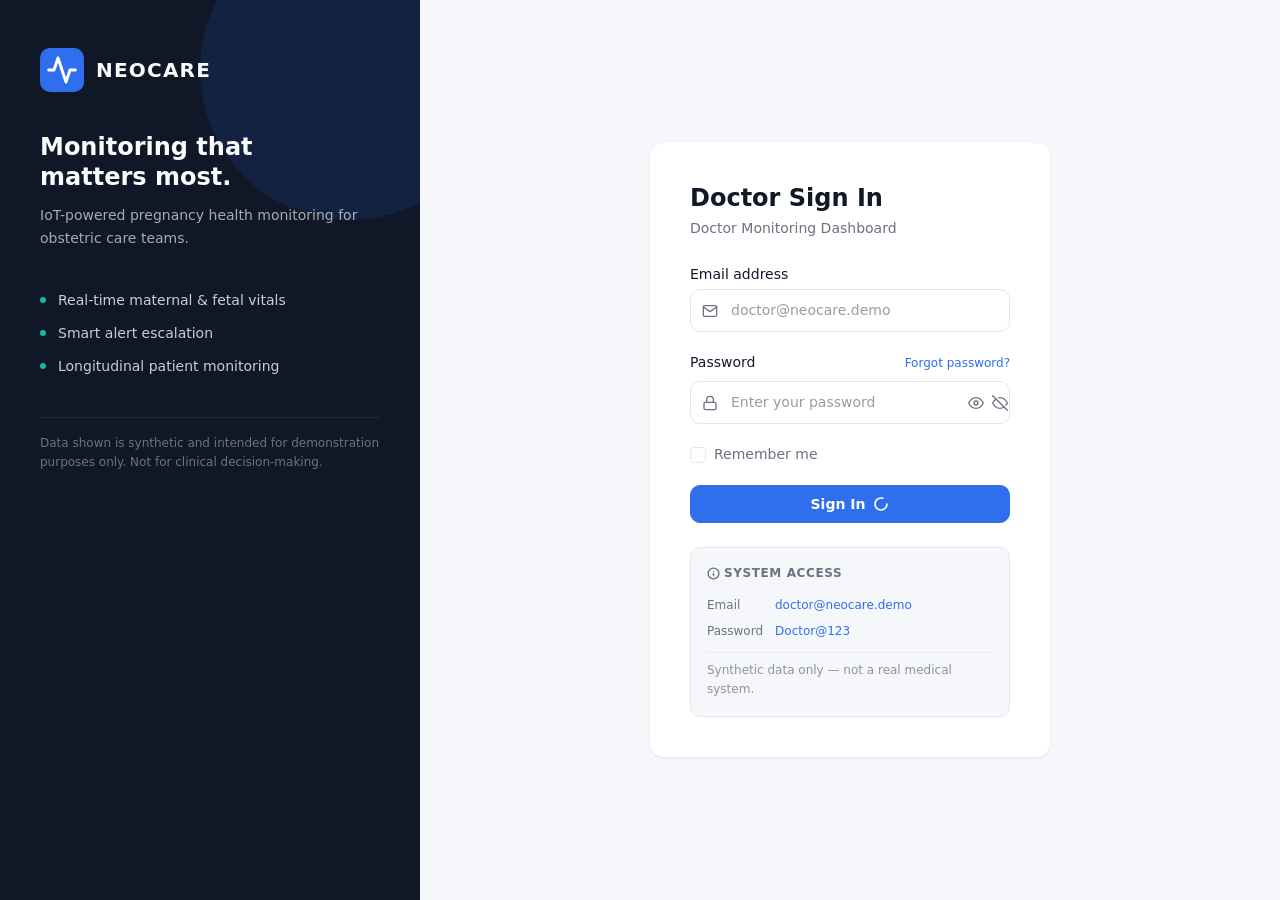
<file: index.html>
<!DOCTYPE html>
<html lang="en">
  <head>
    <meta charset="UTF-8" />
    <meta name="viewport" content="width=device-width, initial-scale=1.0" />
    <meta name="description" content="NEOCARE Doctor Dashboard — IoT-based pregnancy monitoring." />
    <title>NEOCARE | Sign In</title>

    <!-- Global design system (design tokens, reset, typography) -->
    <link rel="stylesheet" href="css/global.css" />
    <!-- Login-specific styles are appended at the bottom of global.css -->
  </head>
  <body class="login-page">

    <!-- ══════════════════════════════════════════
         FORGOT PASSWORD MODAL
         Accessible dialog — hidden by default.
    ══════════════════════════════════════════ -->
    <div
      id="forgot-modal-overlay"
      class="modal-overlay"
      role="dialog"
      aria-modal="true"
      aria-labelledby="forgot-modal-title"
      aria-hidden="true"
      hidden
    >
      <div class="modal-card" id="forgot-modal-card">
        <div class="modal-header">
          <span class="modal-icon" aria-hidden="true">
            <!-- Lock icon (inline SVG — no external asset needed) -->
            <svg width="20" height="20" viewBox="0 0 24 24" fill="none"
                 stroke="currentColor" stroke-width="2" stroke-linecap="round"
                 stroke-linejoin="round" aria-hidden="true">
              <rect x="3" y="11" width="18" height="11" rx="2" ry="2"/>
              <path d="M7 11V7a5 5 0 0 1 10 0v4"/>
            </svg>
          </span>
          <h2 id="forgot-modal-title" class="modal-title">Password Recovery</h2>
        </div>
        <div class="modal-body">
          <p class="modal-notice">
            <strong>System Notice</strong>
          </p>
          <p>Password recovery is not connected to a real authentication service. No email will be sent.</p>
          <p>To access the dashboard, use the credentials provided.</p>
        </div>
        <div class="modal-footer">
          <button
            id="forgot-modal-close"
            class="btn btn-primary"
            type="button"
            aria-label="Close password recovery dialog"
          >
            Close
          </button>
        </div>
      </div>
    </div>

    <!-- ══════════════════════════════════════════
         LOGIN PAGE LAYOUT
    ══════════════════════════════════════════ -->
    <main class="login-root" id="login-root">

      <!-- Left branding panel (hidden on mobile) -->
      <aside class="login-brand" aria-hidden="true">
        <div class="login-brand-inner">
          <div class="login-brand-logo">
            <span class="brand-icon" aria-hidden="true">
              <!-- Heartbeat / medical cross icon -->
              <svg width="32" height="32" viewBox="0 0 24 24" fill="none"
                   stroke="currentColor" stroke-width="2.2" stroke-linecap="round"
                   stroke-linejoin="round">
                <polyline points="22 12 18 12 15 21 9 3 6 12 2 12"/>
              </svg>
            </span>
            <span class="brand-wordmark">NEOCARE</span>
          </div>

          <div class="login-brand-tagline">
            <h1 class="brand-headline">Monitoring that <br/>matters most.</h1>
            <p class="brand-sub">IoT-powered pregnancy health monitoring for obstetric care teams.</p>
          </div>

          <ul class="brand-features" aria-label="Platform features">
            <li>
              <span class="feature-dot" aria-hidden="true"></span>
              Real-time maternal &amp; fetal vitals
            </li>
            <li>
              <span class="feature-dot" aria-hidden="true"></span>
              Smart alert escalation
            </li>
            <li>
              <span class="feature-dot" aria-hidden="true"></span>
              Longitudinal patient monitoring
            </li>
          </ul>

          <p class="brand-disclaimer">
            Data shown is synthetic and intended for demonstration purposes only. Not for clinical decision-making.
          </p>
        </div>
      </aside>

      <!-- Right login panel -->
      <section class="login-panel" aria-label="Sign in to NEOCARE">
        <div class="login-form-container">

          <!-- Mobile branding (shown only on small screens) -->
          <div class="login-mobile-brand" aria-hidden="true">
            <span class="brand-icon brand-icon--sm">
              <svg width="20" height="20" viewBox="0 0 24 24" fill="none"
                   stroke="currentColor" stroke-width="2.2" stroke-linecap="round"
                   stroke-linejoin="round">
                <polyline points="22 12 18 12 15 21 9 3 6 12 2 12"/>
              </svg>
            </span>
            <span class="brand-wordmark brand-wordmark--sm">NEOCARE</span>
          </div>

          <!-- Form header -->
          <div class="login-header">
            <h2 class="login-title">Doctor Sign In</h2>
            <p class="login-subtitle">Doctor Monitoring Dashboard</p>
          </div>

          <!-- ── LOGIN FORM ── -->
          <form
            id="login-form"
            class="login-form"
            novalidate
            aria-label="Login form"
          >

            <!-- Global error banner (shown on auth failure) -->
            <div
              id="form-error-banner"
              class="form-error-banner"
              role="alert"
              aria-live="assertive"
              aria-atomic="true"
              hidden
            >
              <svg width="16" height="16" viewBox="0 0 24 24" fill="none"
                   stroke="currentColor" stroke-width="2" stroke-linecap="round"
                   stroke-linejoin="round" aria-hidden="true">
                <circle cx="12" cy="12" r="10"/>
                <line x1="12" y1="8" x2="12" y2="12"/>
                <line x1="12" y1="16" x2="12.01" y2="16"/>
              </svg>
              <span id="form-error-text">Invalid email or password.</span>
            </div>

            <!-- ── Email field ── -->
            <div class="form-group" id="email-group">
              <label class="form-label" for="login-email">
                Email address
              </label>
              <div class="input-wrapper">
                <span class="input-icon" aria-hidden="true">
                  <svg width="16" height="16" viewBox="0 0 24 24" fill="none"
                       stroke="currentColor" stroke-width="2" stroke-linecap="round"
                       stroke-linejoin="round">
                    <path d="M4 4h16c1.1 0 2 .9 2 2v12c0 1.1-.9 2-2 2H4c-1.1 0-2-.9-2-2V6c0-1.1.9-2 2-2z"/>
                    <polyline points="22,6 12,13 2,6"/>
                  </svg>
                </span>
                <input
                  type="email"
                  id="login-email"
                  name="email"
                  class="form-input"
                  placeholder="doctor@neocare.demo"
                  autocomplete="email"
                  autocapitalize="none"
                  spellcheck="false"
                  aria-required="true"
                  aria-describedby="email-error"
                />
              </div>
              <span
                id="email-error"
                class="field-error"
                role="alert"
                aria-live="polite"
                hidden
              ></span>
            </div>

            <!-- ── Password field ── -->
            <div class="form-group" id="password-group">
              <div class="form-label-row">
                <label class="form-label" for="login-password">Password</label>
                <button
                  type="button"
                  id="forgot-password-btn"
                  class="forgot-link"
                  aria-label="Open forgot password dialog"
                >
                  Forgot password?
                </button>
              </div>
              <div class="input-wrapper">
                <span class="input-icon" aria-hidden="true">
                  <svg width="16" height="16" viewBox="0 0 24 24" fill="none"
                       stroke="currentColor" stroke-width="2" stroke-linecap="round"
                       stroke-linejoin="round">
                    <rect x="3" y="11" width="18" height="11" rx="2" ry="2"/>
                    <path d="M7 11V7a5 5 0 0 1 10 0v4"/>
                  </svg>
                </span>
                <input
                  type="password"
                  id="login-password"
                  name="password"
                  class="form-input form-input--with-action"
                  placeholder="Enter your password"
                  autocomplete="current-password"
                  aria-required="true"
                  aria-describedby="password-error"
                />
                <button
                  type="button"
                  id="toggle-password"
                  class="input-action-btn"
                  aria-label="Show password"
                  aria-pressed="false"
                  title="Toggle password visibility"
                >
                  <!-- Eye icon (password hidden) -->
                  <svg id="eye-icon-show" width="16" height="16" viewBox="0 0 24 24"
                       fill="none" stroke="currentColor" stroke-width="2"
                       stroke-linecap="round" stroke-linejoin="round" aria-hidden="true">
                    <path d="M1 12s4-8 11-8 11 8 11 8-4 8-11 8-11-8-11-8z"/>
                    <circle cx="12" cy="12" r="3"/>
                  </svg>
                  <!-- Eye-off icon (password visible) -->
                  <svg id="eye-icon-hide" width="16" height="16" viewBox="0 0 24 24"
                       fill="none" stroke="currentColor" stroke-width="2"
                       stroke-linecap="round" stroke-linejoin="round"
                       aria-hidden="true" hidden>
                    <path d="M17.94 17.94A10.07 10.07 0 0 1 12 20c-7 0-11-8-11-8a18.45 18.45 0 0 1 5.06-5.94"/>
                    <path d="M9.9 4.24A9.12 9.12 0 0 1 12 4c7 0 11 8 11 8a18.5 18.5 0 0 1-2.16 3.19"/>
                    <line x1="1" y1="1" x2="23" y2="23"/>
                  </svg>
                </button>
              </div>
              <span
                id="password-error"
                class="field-error"
                role="alert"
                aria-live="polite"
                hidden
              ></span>
            </div>

            <!-- ── Remember Me ── -->
            <div class="form-group form-group--row">
              <label class="checkbox-label" for="remember-me">
                <input
                  type="checkbox"
                  id="remember-me"
                  name="rememberMe"
                  class="checkbox-input"
                />
                <span class="checkbox-custom" aria-hidden="true"></span>
                Remember me
              </label>
            </div>

            <!-- ── Submit button ── -->
            <button
              type="submit"
              id="login-submit"
              class="btn btn-primary btn-block"
              aria-live="polite"
            >
              <span id="btn-label">Sign In</span>
              <span id="btn-spinner" class="btn-spinner" aria-hidden="true" hidden>
                <svg width="16" height="16" viewBox="0 0 24 24" fill="none"
                     stroke="currentColor" stroke-width="2.5" stroke-linecap="round"
                     stroke-linejoin="round" class="spin">
                  <path d="M21 12a9 9 0 1 1-6.219-8.56"/>
                </svg>
              </span>
            </button>

          </form>
          <!-- ── END LOGIN FORM ── -->

          <!-- ── Demo credentials card ── -->
          <div class="demo-credentials" role="note" aria-label="Demo account credentials">
            <p class="demo-credentials__title">
              <svg width="13" height="13" viewBox="0 0 24 24" fill="none"
                   stroke="currentColor" stroke-width="2.5" stroke-linecap="round"
                   stroke-linejoin="round" aria-hidden="true">
                <circle cx="12" cy="12" r="10"/>
                <line x1="12" y1="16" x2="12" y2="12"/>
                <line x1="12" y1="8" x2="12.01" y2="8"/>
              </svg>
              System Access
            </p>
            <div class="demo-credentials__row">
              <span class="demo-credentials__key">Email</span>
              <button
                type="button"
                class="demo-credentials__value demo-fill-btn"
                data-target="login-email"
                data-value="doctor@neocare.demo"
                aria-label="Fill email with demo address"
                title="Click to fill"
              >doctor@neocare.demo</button>
            </div>
            <div class="demo-credentials__row">
              <span class="demo-credentials__key">Password</span>
              <button
                type="button"
                class="demo-credentials__value demo-fill-btn"
                data-target="login-password"
                data-value="Doctor@123"
                aria-label="Fill password with demo password"
                title="Click to fill"
              >Doctor@123</button>
            </div>
            <p class="demo-credentials__note">
              Synthetic data only — not a real medical system.
            </p>
          </div>

        </div>
      </section>

    </main>
    <!-- ── END LOGIN PAGE ── -->

    <!-- JavaScript — auth module first, then login controller -->
    <script src="js/auth.js"></script>
    <script src="js/login.js"></script>
  </body>
</html>
</file>
<file: css/global.css>
/*
 * NEOCARE Doctor Dashboard — Global Design System
 * ─────────────────────────────────────────────────
 * Defines: CSS reset, design tokens, typography,
 * base element styles, spacing utilities, and
 * responsive foundation.
 *
 * DO NOT add page-specific styles here.
 * Page-specific styles belong in their respective CSS files.
 */

/* ═══════════════════════════════════════════
   1. DESIGN TOKENS (CSS Custom Properties)
   ═══════════════════════════════════════════ */

:root {
  /* — Brand Colors — */
  --color-primary:       #2F6FED;
  --color-primary-dark:  #1F4FBF;
  --color-accent:        #14B8A6;
  --color-success:       #16A34A;
  --color-warning:       #D97706;
  --color-critical:      #DC2626;
  --color-info:          #0284C7;

  /* — Backgrounds — */
  --bg-app:              #F5F7FA;
  --bg-surface:          #FFFFFF;
  --bg-sidebar:          #101828;

  /* — Text — */
  --text-primary:        #111827;
  --text-secondary:      #6B7280;
  --text-inverse:        #F9FAFB;

  /* — Borders — */
  --border-subtle:       #E5E7EB;

  /* — Border Radii — */
  --radius-card:         14px;
  --radius-pill:         999px;
  --radius-sm:           6px;
  --radius-md:           10px;

  /* — Shadows — */
  --shadow-card:         0 1px 3px rgba(16, 24, 40, 0.08);
  --shadow-elevated:     0 4px 16px rgba(16, 24, 40, 0.12);

  /* — Spacing Scale — */
  --space-1:             4px;
  --space-2:             8px;
  --space-3:             12px;
  --space-4:             16px;
  --space-5:             20px;
  --space-6:             24px;
  --space-8:             32px;
  --space-10:            40px;
  --space-12:            48px;
  --space-16:            64px;

  /* — Typography — */
  --font-sans:           'Inter', system-ui, -apple-system, BlinkMacSystemFont,
                         'Segoe UI', Roboto, Helvetica, Arial, sans-serif;
  --font-mono:           'JetBrains Mono', 'Fira Code', 'Courier New', monospace;

  --text-xs:             0.75rem;    /* 12px */
  --text-sm:             0.875rem;   /* 14px */
  --text-base:           1rem;       /* 16px */
  --text-lg:             1.125rem;   /* 18px */
  --text-xl:             1.25rem;    /* 20px */
  --text-2xl:            1.5rem;     /* 24px */
  --text-3xl:            1.875rem;   /* 30px */

  --font-normal:         400;
  --font-medium:         500;
  --font-semibold:       600;
  --font-bold:           700;

  --leading-tight:       1.25;
  --leading-normal:      1.5;
  --leading-relaxed:     1.625;

  /* — Transitions — */
  --transition-fast:     150ms ease;
  --transition-base:     250ms ease;
  --transition-slow:     400ms ease;

  /* — Z-Index Scale — */
  --z-base:              0;
  --z-dropdown:          100;
  --z-sticky:            200;
  --z-sidebar:           300;
  --z-overlay:           400;
  --z-modal:             500;
  --z-toast:             600;
}

/* ═══════════════════════════════════════════
   2. CSS RESET
   ═══════════════════════════════════════════ */

*,
*::before,
*::after {
  box-sizing: border-box;
  margin: 0;
  padding: 0;
}

html {
  font-size: 16px;
  scroll-behavior: smooth;
  -webkit-text-size-adjust: 100%;
  text-size-adjust: 100%;
}

body {
  min-height: 100vh;
  font-family: var(--font-sans);
  font-size: var(--text-base);
  font-weight: var(--font-normal);
  line-height: var(--leading-normal);
  color: var(--text-primary);
  background-color: var(--bg-app);
  -webkit-font-smoothing: antialiased;
  -moz-osx-font-smoothing: grayscale;
}

img,
picture,
video,
canvas,
svg {
  display: block;
  max-width: 100%;
}

input,
button,
textarea,
select {
  font: inherit;
}

p,
h1,
h2,
h3,
h4,
h5,
h6 {
  overflow-wrap: break-word;
}

ul,
ol {
  list-style: none;
}

/* ═══════════════════════════════════════════
   3. TYPOGRAPHY
   ═══════════════════════════════════════════ */

/* Import Inter from Google Fonts */
@import url('https://fonts.googleapis.com/css2?family=Inter:wght@400;500;600;700&display=swap');

h1 { font-size: var(--text-3xl); font-weight: var(--font-bold);    line-height: var(--leading-tight); }
h2 { font-size: var(--text-2xl); font-weight: var(--font-semibold); line-height: var(--leading-tight); }
h3 { font-size: var(--text-xl);  font-weight: var(--font-semibold); line-height: var(--leading-tight); }
h4 { font-size: var(--text-lg);  font-weight: var(--font-medium);   line-height: var(--leading-tight); }
h5 { font-size: var(--text-base); font-weight: var(--font-medium);  }
h6 { font-size: var(--text-sm);  font-weight: var(--font-medium);   }

p  { line-height: var(--leading-relaxed); }

small { font-size: var(--text-xs); }

/* ═══════════════════════════════════════════
   4. LINK STYLES
   ═══════════════════════════════════════════ */

a {
  color: var(--color-primary);
  text-decoration: none;
  transition: color var(--transition-fast);
}

a:hover,
a:focus-visible {
  color: var(--color-primary-dark);
  text-decoration: underline;
}

a:focus-visible {
  outline: 2px solid var(--color-primary);
  outline-offset: 2px;
  border-radius: var(--radius-sm);
}

/* ═══════════════════════════════════════════
   5. BUTTON FOUNDATION
   ═══════════════════════════════════════════ */

/*
 * Base button reset and foundation.
 * Specific button variants (primary, secondary, ghost, danger)
 * will be added in later stages.
 */

button,
[role="button"] {
  display: inline-flex;
  align-items: center;
  justify-content: center;
  gap: var(--space-2);
  padding: var(--space-2) var(--space-4);
  font-family: var(--font-sans);
  font-size: var(--text-sm);
  font-weight: var(--font-medium);
  line-height: 1;
  border: 1px solid transparent;
  border-radius: var(--radius-sm);
  cursor: pointer;
  text-decoration: none;
  white-space: nowrap;
  transition:
    background-color var(--transition-fast),
    color var(--transition-fast),
    border-color var(--transition-fast),
    box-shadow var(--transition-fast),
    opacity var(--transition-fast);
  user-select: none;
}

button:disabled,
[role="button"][aria-disabled="true"] {
  opacity: 0.5;
  cursor: not-allowed;
  pointer-events: none;
}

button:focus-visible,
[role="button"]:focus-visible {
  outline: 2px solid var(--color-primary);
  outline-offset: 2px;
}

/* ═══════════════════════════════════════════
   6. APPLICATION SHELL PLACEHOLDER
   ═══════════════════════════════════════════ */

/*
 * Minimal shell style. The full application layout
 * (sidebar, topbar, main content area) will be
 * implemented in a later stage.
 */

#app-shell {
  display: flex;
  flex-direction: column;
  min-height: 100vh;
  background-color: var(--bg-app);
}

/* ═══════════════════════════════════════════
   7. UTILITY CLASSES (minimal set)
   ═══════════════════════════════════════════ */

/* Visually hidden — accessible off-screen text */
.sr-only {
  position: absolute;
  width: 1px;
  height: 1px;
  padding: 0;
  margin: -1px;
  overflow: hidden;
  clip: rect(0, 0, 0, 0);
  white-space: nowrap;
  border: 0;
}

/* ═══════════════════════════════════════════
   8. RESPONSIVE FOUNDATION
   ═══════════════════════════════════════════ */

/*
 * Breakpoints (mobile-first):
 *   xs:   < 480px   (small phones)
 *   sm:   ≥ 480px   (large phones)
 *   md:   ≥ 768px   (tablets)
 *   lg:   ≥ 1024px  (laptops)
 *   xl:   ≥ 1280px  (desktops)
 *   2xl:  ≥ 1536px  (wide screens)
 *
 * Full responsive layout rules belong in css/responsive.css.
 */

/* ═══════════════════════════════════════════
   9. LOGIN PAGE — Stage 2
   Styles scoped to body.login-page only.
   ═══════════════════════════════════════════ */

/* ── Layout ──────────────────────────────── */

body.login-page {
  background-color: var(--bg-app);
  overflow-x: hidden;
}

.login-root {
  display: flex;
  min-height: 100vh;
}

/* ── Left branding panel ─────────────────── */

.login-brand {
  display: none; /* hidden on mobile, shown md+ */
  flex: 0 0 420px;
  background-color: var(--bg-sidebar);
  color: var(--text-inverse);
  padding: var(--space-12) var(--space-10);
  flex-direction: column;
  justify-content: space-between;
  position: relative;
  overflow: hidden;
}

.login-brand::before {
  content: '';
  position: absolute;
  top: -80px;
  right: -80px;
  width: 300px;
  height: 300px;
  background: rgba(47, 111, 237, 0.12);
  border-radius: 50%;
  pointer-events: none;
}

.login-brand-inner {
  display: flex;
  flex-direction: column;
  gap: var(--space-10);
  position: relative;
  z-index: 1;
}

.login-brand-logo {
  display: flex;
  align-items: center;
  gap: var(--space-3);
}

.brand-icon {
  display: flex;
  align-items: center;
  justify-content: center;
  width: 44px;
  height: 44px;
  background-color: var(--color-primary);
  border-radius: var(--radius-md);
  color: #ffffff;
  flex-shrink: 0;
}

.brand-icon--sm {
  width: 32px;
  height: 32px;
  border-radius: var(--radius-sm);
}

.brand-wordmark {
  font-size: var(--text-xl);
  font-weight: var(--font-bold);
  letter-spacing: 0.06em;
  color: var(--text-inverse);
}

.brand-wordmark--sm {
  font-size: var(--text-lg);
  color: var(--text-primary);
}

.brand-headline {
  font-size: var(--text-2xl);
  font-weight: var(--font-bold);
  line-height: var(--leading-tight);
  color: var(--text-inverse);
  margin-bottom: var(--space-3);
}

.brand-sub {
  font-size: var(--text-sm);
  color: rgba(249, 250, 251, 0.65);
  line-height: var(--leading-relaxed);
}

.brand-features {
  display: flex;
  flex-direction: column;
  gap: var(--space-3);
}

.brand-features li {
  display: flex;
  align-items: center;
  gap: var(--space-3);
  font-size: var(--text-sm);
  color: rgba(249, 250, 251, 0.8);
}

.feature-dot {
  width: 6px;
  height: 6px;
  border-radius: 50%;
  background-color: var(--color-accent);
  flex-shrink: 0;
}

.brand-disclaimer {
  font-size: var(--text-xs);
  color: rgba(249, 250, 251, 0.4);
  line-height: var(--leading-relaxed);
  border-top: 1px solid rgba(255, 255, 255, 0.08);
  padding-top: var(--space-4);
}

/* ── Right login panel ───────────────────── */

.login-panel {
  flex: 1;
  display: flex;
  align-items: center;
  justify-content: center;
  padding: var(--space-8) var(--space-4);
  background-color: var(--bg-surface);
}

.login-form-container {
  width: 100%;
  max-width: 400px;
  display: flex;
  flex-direction: column;
  gap: var(--space-6);
}

/* ── Mobile branding ─────────────────────── */

.login-mobile-brand {
  display: flex;
  align-items: center;
  gap: var(--space-2);
  margin-bottom: var(--space-2);
}

/* ── Form header ─────────────────────────── */

.login-header {
  display: flex;
  flex-direction: column;
  gap: var(--space-1);
}

.login-title {
  font-size: var(--text-2xl);
  font-weight: var(--font-bold);
  color: var(--text-primary);
}

.login-subtitle {
  font-size: var(--text-sm);
  color: var(--text-secondary);
}

/* ── Form ────────────────────────────────── */

.login-form {
  display: flex;
  flex-direction: column;
  gap: var(--space-5);
}

/* ── Form groups ─────────────────────────── */

.form-group {
  display: flex;
  flex-direction: column;
  gap: var(--space-1);
}

.form-group--row {
  flex-direction: row;
  align-items: center;
}

.form-label-row {
  display: flex;
  align-items: center;
  justify-content: space-between;
  margin-bottom: var(--space-1);
}

.form-label {
  font-size: var(--text-sm);
  font-weight: var(--font-medium);
  color: var(--text-primary);
}

/* ── Inputs ──────────────────────────────── */

.input-wrapper {
  position: relative;
  display: flex;
  align-items: center;
}

.input-icon {
  position: absolute;
  left: 12px;
  display: flex;
  color: var(--text-secondary);
  pointer-events: none;
  flex-shrink: 0;
}

.form-input {
  width: 100%;
  padding: 10px var(--space-4) 10px 40px;
  font-size: var(--text-sm);
  color: var(--text-primary);
  background-color: var(--bg-surface);
  border: 1.5px solid var(--border-subtle);
  border-radius: var(--radius-md);
  outline: none;
  transition:
    border-color var(--transition-fast),
    box-shadow var(--transition-fast);
}

.form-input::placeholder {
  color: var(--text-secondary);
  opacity: 0.7;
}

.form-input:hover {
  border-color: #c0c9d4;
}

.form-input:focus {
  border-color: var(--color-primary);
  box-shadow: 0 0 0 3px rgba(47, 111, 237, 0.12);
}

.form-input.input-error {
  border-color: var(--color-critical);
  box-shadow: 0 0 0 3px rgba(220, 38, 38, 0.1);
}

.form-input--with-action {
  padding-right: 44px;
}

/* ── Password toggle button ──────────────── */

.input-action-btn {
  position: absolute;
  right: 0;
  top: 0;
  height: 100%;
  width: 44px;
  display: flex;
  align-items: center;
  justify-content: center;
  background: transparent;
  border: none;
  border-radius: 0 var(--radius-md) var(--radius-md) 0;
  color: var(--text-secondary);
  padding: 0;
  cursor: pointer;
  transition: color var(--transition-fast);
}

.input-action-btn:hover {
  color: var(--text-primary);
}

.input-action-btn:focus-visible {
  outline: 2px solid var(--color-primary);
  outline-offset: -2px;
  border-radius: var(--radius-md);
}

/* ── Field-level errors ──────────────────── */

.field-error {
  font-size: var(--text-xs);
  color: var(--color-critical);
  display: flex;
  align-items: center;
  gap: var(--space-1);
  margin-top: 2px;
}

.field-error[hidden] {
  display: none;
}

/* ── Form-level error banner ─────────────── */

.form-error-banner {
  display: flex;
  align-items: center;
  gap: var(--space-2);
  padding: var(--space-3) var(--space-4);
  background-color: rgba(220, 38, 38, 0.06);
  border: 1px solid rgba(220, 38, 38, 0.25);
  border-radius: var(--radius-md);
  color: var(--color-critical);
  font-size: var(--text-sm);
  font-weight: var(--font-medium);
}

.form-error-banner[hidden] {
  display: none;
}

/* ── Forgot password link (styled as button) */

.forgot-link {
  font-size: var(--text-xs);
  font-weight: var(--font-medium);
  color: var(--color-primary);
  background: transparent;
  border: none;
  padding: 0;
  cursor: pointer;
  text-decoration: none;
  transition: color var(--transition-fast);
  border-radius: var(--radius-sm);
}

.forgot-link:hover {
  color: var(--color-primary-dark);
  text-decoration: underline;
}

.forgot-link:focus-visible {
  outline: 2px solid var(--color-primary);
  outline-offset: 2px;
}

/* ── Primary button (login page variant) ─── */

.btn {
  display: inline-flex;
  align-items: center;
  justify-content: center;
  gap: var(--space-2);
  padding: 10px var(--space-6);
  font-size: var(--text-sm);
  font-weight: var(--font-semibold);
  border-radius: var(--radius-md);
  border: 1px solid transparent;
  cursor: pointer;
  transition:
    background-color var(--transition-fast),
    color var(--transition-fast),
    box-shadow var(--transition-fast),
    opacity var(--transition-fast);
  text-decoration: none;
  white-space: nowrap;
  user-select: none;
}

.btn-primary {
  background-color: var(--color-primary);
  color: #ffffff;
  border-color: var(--color-primary);
}

.btn-primary:hover:not(:disabled) {
  background-color: var(--color-primary-dark);
  border-color: var(--color-primary-dark);
  box-shadow: 0 2px 8px rgba(47, 111, 237, 0.3);
}

.btn-primary:focus-visible {
  outline: 2px solid var(--color-primary);
  outline-offset: 3px;
}

.btn-primary:disabled {
  opacity: 0.65;
  cursor: not-allowed;
}

.btn-block {
  width: 100%;
  justify-content: center;
}

/* Loading spinner */
.btn-spinner {
  display: inline-flex;
}

.spin {
  animation: spin 0.75s linear infinite;
}

@keyframes spin {
  to { transform: rotate(360deg); }
}

/* ── Checkbox ────────────────────────────── */

.checkbox-label {
  display: flex;
  align-items: center;
  gap: var(--space-2);
  font-size: var(--text-sm);
  color: var(--text-secondary);
  cursor: pointer;
  user-select: none;
}

.checkbox-input {
  position: absolute;
  opacity: 0;
  width: 0;
  height: 0;
  pointer-events: none;
}

.checkbox-custom {
  width: 16px;
  height: 16px;
  border: 1.5px solid var(--border-subtle);
  border-radius: 4px;
  display: flex;
  align-items: center;
  justify-content: center;
  background-color: var(--bg-surface);
  transition:
    background-color var(--transition-fast),
    border-color var(--transition-fast);
  flex-shrink: 0;
  position: relative;
}

.checkbox-input:checked + .checkbox-custom {
  background-color: var(--color-primary);
  border-color: var(--color-primary);
}

.checkbox-input:checked + .checkbox-custom::after {
  content: '';
  display: block;
  width: 4px;
  height: 7px;
  border: 2px solid #ffffff;
  border-top: none;
  border-left: none;
  transform: rotate(45deg) translateY(-1px);
}

.checkbox-input:focus-visible + .checkbox-custom {
  outline: 2px solid var(--color-primary);
  outline-offset: 2px;
}

/* ── Demo credentials card ───────────────── */

.demo-credentials {
  display: flex;
  flex-direction: column;
  gap: var(--space-2);
  padding: var(--space-4);
  background-color: var(--bg-app);
  border: 1px solid var(--border-subtle);
  border-radius: var(--radius-md);
}

.demo-credentials__title {
  font-size: var(--text-xs);
  font-weight: var(--font-semibold);
  color: var(--text-secondary);
  display: flex;
  align-items: center;
  gap: var(--space-1);
  text-transform: uppercase;
  letter-spacing: 0.05em;
  margin-bottom: var(--space-1);
}

.demo-credentials__row {
  display: flex;
  align-items: center;
  gap: var(--space-3);
}

.demo-credentials__key {
  font-size: var(--text-xs);
  color: var(--text-secondary);
  min-width: 56px;
}

.demo-fill-btn {
  font-size: var(--text-xs);
  font-weight: var(--font-medium);
  color: var(--color-primary);
  background: transparent;
  border: none;
  padding: 2px 0;
  cursor: pointer;
  text-align: left;
  transition: color var(--transition-fast);
  border-radius: var(--radius-sm);
}

.demo-fill-btn:hover {
  color: var(--color-primary-dark);
  text-decoration: underline;
}

.demo-fill-btn:focus-visible {
  outline: 2px solid var(--color-primary);
  outline-offset: 2px;
}

.demo-credentials__note {
  font-size: var(--text-xs);
  color: var(--text-secondary);
  opacity: 0.75;
  margin-top: var(--space-1);
  border-top: 1px solid var(--border-subtle);
  padding-top: var(--space-2);
}

/* ── Forgot password modal ───────────────── */

.modal-overlay {
  position: fixed;
  inset: 0;
  background-color: rgba(16, 24, 40, 0.5);
  display: flex;
  align-items: center;
  justify-content: center;
  z-index: var(--z-modal);
  padding: var(--space-4);
  animation: fadeInOverlay var(--transition-base) ease;
}

.modal-overlay[hidden] {
  display: none;
}

@keyframes fadeInOverlay {
  from { opacity: 0; }
  to   { opacity: 1; }
}

.modal-card {
  background-color: var(--bg-surface);
  border-radius: var(--radius-card);
  box-shadow: var(--shadow-elevated);
  width: 100%;
  max-width: 400px;
  padding: var(--space-6);
  display: flex;
  flex-direction: column;
  gap: var(--space-4);
  animation: slideUpCard var(--transition-base) ease;
}

@keyframes slideUpCard {
  from { transform: translateY(10px); opacity: 0; }
  to   { transform: translateY(0);    opacity: 1; }
}

.modal-header {
  display: flex;
  align-items: center;
  gap: var(--space-3);
}

.modal-icon {
  display: flex;
  align-items: center;
  justify-content: center;
  width: 36px;
  height: 36px;
  background-color: rgba(2, 132, 199, 0.1);
  border-radius: var(--radius-md);
  color: var(--color-info);
  flex-shrink: 0;
}

.modal-title {
  font-size: var(--text-lg);
  font-weight: var(--font-semibold);
  color: var(--text-primary);
}

.modal-body {
  display: flex;
  flex-direction: column;
  gap: var(--space-2);
}

.modal-notice {
  color: var(--color-warning);
  font-size: var(--text-sm);
}

.modal-body p {
  font-size: var(--text-sm);
  color: var(--text-secondary);
  line-height: var(--leading-relaxed);
}

.modal-footer {
  display: flex;
  justify-content: flex-end;
}

/* ── Responsive ──────────────────────────── */

@media (min-width: 768px) {
  .login-brand {
    display: flex;
  }

  .login-mobile-brand {
    display: none;
  }

  .login-panel {
    background-color: var(--bg-app);
  }

  .login-form-container {
    background-color: var(--bg-surface);
    padding: var(--space-10);
    border-radius: var(--radius-card);
    box-shadow: var(--shadow-card);
  }
}

@media (max-width: 479px) {
  .login-panel {
    padding: var(--space-6) var(--space-4);
    align-items: flex-start;
    padding-top: var(--space-10);
  }
}
</file>
<file: css/shell.css>
/*
 * NEOCARE Doctor Dashboard — Application Shell Styles
 * ─────────────────────────────────────────────────────
 * Stage 4: Sidebar, topbar, and main layout for all
 * authenticated pages.
 *
 * Responsive states:
 *   Desktop  (>1024px): fixed sidebar 248px + main
 *   Tablet   (768–1024px): collapsed icon sidebar 68px + main
 *   Mobile   (<768px): off-canvas drawer, hidden by default
 */

/* ═══════════════════════════════════════════
   1. SHELL ROOT LAYOUT
   ═══════════════════════════════════════════ */

.app-shell {
  display: flex;
  min-height: 100vh;
  background-color: var(--bg-app);
  position: relative;
}

/* ═══════════════════════════════════════════
   2. SIDEBAR
   ═══════════════════════════════════════════ */

.sidebar {
  width: 248px;
  flex-shrink: 0;
  background-color: var(--bg-sidebar);
  display: flex;
  flex-direction: column;
  position: fixed;
  top: 0;
  left: 0;
  height: 100vh;
  z-index: var(--z-sidebar);
  overflow-y: auto;
  overflow-x: hidden;
  transition: transform var(--transition-base), width var(--transition-base);
  /* Scrollbar styling for dark sidebar */
  scrollbar-width: thin;
  scrollbar-color: rgba(255,255,255,0.1) transparent;
}

.sidebar::-webkit-scrollbar {
  width: 4px;
}
.sidebar::-webkit-scrollbar-thumb {
  background: rgba(255,255,255,0.1);
  border-radius: 2px;
}

/* ── Sidebar: Branding ─────────────────────── */

.sidebar-brand {
  display: flex;
  align-items: center;
  gap: var(--space-3);
  padding: var(--space-5) var(--space-5);
  border-bottom: 1px solid rgba(255,255,255,0.07);
  min-height: 64px;
  flex-shrink: 0;
  text-decoration: none;
}

.sidebar-brand:hover {
  text-decoration: none;
}

.sidebar-brand-icon {
  display: flex;
  align-items: center;
  justify-content: center;
  width: 36px;
  height: 36px;
  background-color: var(--color-primary);
  border-radius: var(--radius-md);
  color: #ffffff;
  flex-shrink: 0;
}

.sidebar-brand-text {
  display: flex;
  flex-direction: column;
  overflow: hidden;
}

.sidebar-brand-name {
  font-size: var(--text-base);
  font-weight: var(--font-bold);
  color: var(--text-inverse);
  letter-spacing: 0.05em;
  white-space: nowrap;
}

.sidebar-brand-sub {
  font-size: var(--text-xs);
  color: rgba(249,250,251,0.45);
  white-space: nowrap;
  margin-top: 1px;
}

/* ── Sidebar: Navigation ───────────────────── */

.sidebar-nav {
  flex: 1;
  padding: var(--space-4) 0;
  display: flex;
  flex-direction: column;
  gap: 2px;
}

.nav-section-label {
  font-size: 10px;
  font-weight: var(--font-semibold);
  color: rgba(249,250,251,0.3);
  text-transform: uppercase;
  letter-spacing: 0.08em;
  padding: var(--space-3) var(--space-5) var(--space-2);
  margin-top: var(--space-2);
}

.nav-item {
  display: flex;
  align-items: center;
  gap: var(--space-3);
  padding: 10px var(--space-5);
  margin: 0 var(--space-3);
  border-radius: var(--radius-md);
  color: rgba(249,250,251,0.6);
  text-decoration: none;
  font-size: var(--text-sm);
  font-weight: var(--font-medium);
  transition:
    background-color var(--transition-fast),
    color var(--transition-fast);
  white-space: nowrap;
  position: relative;
}

.nav-item:hover {
  background-color: rgba(255,255,255,0.06);
  color: var(--text-inverse);
  text-decoration: none;
}

.nav-item.active {
  background-color: rgba(47,111,237,0.18);
  color: var(--text-inverse);
}

.nav-item.active::before {
  content: '';
  position: absolute;
  left: -12px;
  top: 50%;
  transform: translateY(-50%);
  width: 3px;
  height: 20px;
  background-color: var(--color-primary);
  border-radius: 0 3px 3px 0;
}

.nav-icon {
  display: flex;
  align-items: center;
  justify-content: center;
  width: 18px;
  height: 18px;
  flex-shrink: 0;
}

.nav-label {
  flex: 1;
  overflow: hidden;
  text-overflow: ellipsis;
}

/* Alert badge on nav item */
.nav-badge {
  display: inline-flex;
  align-items: center;
  justify-content: center;
  min-width: 18px;
  height: 18px;
  padding: 0 5px;
  background-color: var(--color-critical);
  color: #ffffff;
  font-size: 10px;
  font-weight: var(--font-bold);
  border-radius: var(--radius-pill);
  flex-shrink: 0;
}

.nav-badge:empty,
.nav-badge[data-count="0"] {
  display: none;
}

/* ── Sidebar: Doctor profile / footer ──────── */

.sidebar-footer {
  padding: var(--space-4) var(--space-3);
  border-top: 1px solid rgba(255,255,255,0.07);
  display: flex;
  flex-direction: column;
  gap: var(--space-2);
  flex-shrink: 0;
}

.sidebar-doctor {
  display: flex;
  align-items: center;
  gap: var(--space-3);
  padding: var(--space-3);
  border-radius: var(--radius-md);
  text-decoration: none;
  transition: background-color var(--transition-fast);
}

.sidebar-doctor:hover {
  background-color: rgba(255,255,255,0.06);
  text-decoration: none;
}

.doctor-avatar {
  width: 34px;
  height: 34px;
  border-radius: 50%;
  background-color: var(--color-primary);
  display: flex;
  align-items: center;
  justify-content: center;
  color: #ffffff;
  font-size: var(--text-sm);
  font-weight: var(--font-bold);
  flex-shrink: 0;
  letter-spacing: 0.02em;
}

.doctor-info {
  flex: 1;
  overflow: hidden;
  display: flex;
  flex-direction: column;
}

.doctor-name {
  font-size: var(--text-sm);
  font-weight: var(--font-medium);
  color: var(--text-inverse);
  white-space: nowrap;
  overflow: hidden;
  text-overflow: ellipsis;
}

.doctor-role {
  font-size: var(--text-xs);
  color: rgba(249,250,251,0.45);
}

.sidebar-logout-btn {
  display: flex;
  align-items: center;
  gap: var(--space-2);
  padding: 9px var(--space-3);
  border-radius: var(--radius-md);
  background: transparent;
  border: 1px solid rgba(255,255,255,0.1);
  color: rgba(249,250,251,0.5);
  font-size: var(--text-xs);
  font-weight: var(--font-medium);
  cursor: pointer;
  width: 100%;
  transition:
    background-color var(--transition-fast),
    color var(--transition-fast),
    border-color var(--transition-fast);
}

.sidebar-logout-btn:hover {
  background-color: rgba(220,38,38,0.12);
  border-color: rgba(220,38,38,0.3);
  color: #fca5a5;
}

.sidebar-logout-btn:focus-visible {
  outline: 2px solid var(--color-primary);
  outline-offset: 2px;
}

/* ═══════════════════════════════════════════
   3. MOBILE OVERLAY (backdrop)
   ═══════════════════════════════════════════ */

.sidebar-overlay {
  display: none;
  position: fixed;
  inset: 0;
  background-color: rgba(16,24,40,0.55);
  z-index: calc(var(--z-sidebar) - 1);
  transition: opacity var(--transition-base);
}

/* ═══════════════════════════════════════════
   4. MAIN AREA
   ═══════════════════════════════════════════ */

.app-main {
  flex: 1;
  display: flex;
  flex-direction: column;
  min-width: 0;
  min-height: 100vh;
  margin-left: 248px;
  transition: margin-left var(--transition-base);
}

/* ═══════════════════════════════════════════
   5. TOPBAR
   ═══════════════════════════════════════════ */

.topbar {
  height: 64px;
  background-color: var(--bg-surface);
  border-bottom: 1px solid var(--border-subtle);
  display: flex;
  align-items: center;
  justify-content: space-between;
  padding: 0 var(--space-6);
  position: sticky;
  top: 0;
  z-index: var(--z-sticky);
  flex-shrink: 0;
  gap: var(--space-4);
}

/* ── Topbar: Left ──────────────────────────── */

.topbar-left {
  display: flex;
  align-items: center;
  gap: var(--space-3);
  min-width: 0;
}

.topbar-menu-btn {
  display: none; /* hidden on desktop, shown on mobile */
  align-items: center;
  justify-content: center;
  width: 36px;
  height: 36px;
  background: transparent;
  border: none;
  border-radius: var(--radius-md);
  color: var(--text-secondary);
  cursor: pointer;
  padding: 0;
  flex-shrink: 0;
  transition: background-color var(--transition-fast), color var(--transition-fast);
}

.topbar-menu-btn:hover {
  background-color: var(--bg-app);
  color: var(--text-primary);
}

.topbar-menu-btn:focus-visible {
  outline: 2px solid var(--color-primary);
  outline-offset: 2px;
}

.topbar-page-title {
  font-size: var(--text-lg);
  font-weight: var(--font-semibold);
  color: var(--text-primary);
  white-space: nowrap;
  overflow: hidden;
  text-overflow: ellipsis;
}

/* Mobile brand in topbar (logo + wordmark) */
.topbar-brand {
  display: none;
  align-items: center;
  gap: var(--space-2);
  text-decoration: none;
}

.topbar-brand:hover { text-decoration: none; }

.topbar-brand-icon {
  width: 28px;
  height: 28px;
  background-color: var(--color-primary);
  border-radius: var(--radius-sm);
  display: flex;
  align-items: center;
  justify-content: center;
  color: #ffffff;
  flex-shrink: 0;
}

.topbar-brand-name {
  font-size: var(--text-base);
  font-weight: var(--font-bold);
  color: var(--text-primary);
  letter-spacing: 0.05em;
}

/* ── Topbar: Right ─────────────────────────── */

.topbar-right {
  display: flex;
  align-items: center;
  gap: var(--space-3);
  flex-shrink: 0;
}

/* Notification button */
.topbar-notif-btn {
  position: relative;
  display: flex;
  align-items: center;
  justify-content: center;
  width: 36px;
  height: 36px;
  background: transparent;
  border: 1px solid var(--border-subtle);
  border-radius: var(--radius-md);
  color: var(--text-secondary);
  cursor: pointer;
  padding: 0;
  transition: background-color var(--transition-fast), color var(--transition-fast);
  text-decoration: none;
}

.topbar-notif-btn:hover {
  background-color: var(--bg-app);
  color: var(--text-primary);
}

.topbar-notif-btn:focus-visible {
  outline: 2px solid var(--color-primary);
  outline-offset: 2px;
  border-radius: var(--radius-md);
}

.notif-badge {
  position: absolute;
  top: -4px;
  right: -4px;
  min-width: 16px;
  height: 16px;
  padding: 0 4px;
  background-color: var(--color-critical);
  color: #ffffff;
  font-size: 10px;
  font-weight: var(--font-bold);
  border-radius: var(--radius-pill);
  display: flex;
  align-items: center;
  justify-content: center;
  line-height: 1;
}

.notif-badge[data-count="0"],
.notif-badge:empty {
  display: none;
}

/* Doctor mini-profile in topbar */
.topbar-doctor {
  display: flex;
  align-items: center;
  gap: var(--space-2);
  padding: var(--space-1) var(--space-2);
  border-radius: var(--radius-md);
  cursor: default;
  user-select: none;
}

.topbar-doctor-avatar {
  width: 32px;
  height: 32px;
  border-radius: 50%;
  background-color: var(--color-primary);
  display: flex;
  align-items: center;
  justify-content: center;
  color: #ffffff;
  font-size: var(--text-xs);
  font-weight: var(--font-bold);
  flex-shrink: 0;
  letter-spacing: 0.02em;
}

.topbar-doctor-info {
  display: flex;
  flex-direction: column;
}

.topbar-doctor-name {
  font-size: var(--text-sm);
  font-weight: var(--font-medium);
  color: var(--text-primary);
  white-space: nowrap;
}

.topbar-doctor-role {
  font-size: 11px;
  color: var(--text-secondary);
  white-space: nowrap;
}

/* ═══════════════════════════════════════════
   6. PAGE CONTENT
   ═══════════════════════════════════════════ */

.page-content {
  flex: 1;
  padding: var(--space-8) var(--space-8);
  max-width: 1600px;
  width: 100%;
  margin: 0 auto;
  box-sizing: border-box;
}

/* Content placeholder (Stage 4 — filled in later stages) */
.page-placeholder {
  display: flex;
  flex-direction: column;
  align-items: center;
  justify-content: center;
  min-height: 400px;
  gap: var(--space-4);
  color: var(--text-secondary);
  text-align: center;
  padding: var(--space-10);
}

.page-placeholder-icon {
  width: 56px;
  height: 56px;
  display: flex;
  align-items: center;
  justify-content: center;
  background-color: var(--bg-app);
  border-radius: var(--radius-card);
  color: var(--text-secondary);
  margin-bottom: var(--space-2);
}

.page-placeholder-title {
  font-size: var(--text-lg);
  font-weight: var(--font-semibold);
  color: var(--text-primary);
}

.page-placeholder-sub {
  font-size: var(--text-sm);
  color: var(--text-secondary);
  max-width: 320px;
  line-height: var(--leading-relaxed);
}

/* ═══════════════════════════════════════════
   7. TABLET LAYOUT  (768px – 1024px)
   ═══════════════════════════════════════════ */

@media (min-width: 768px) and (max-width: 1024px) {
  .sidebar {
    width: 68px;
  }

  .app-main {
    margin-left: 68px;
  }

  .sidebar-brand-text,
  .nav-label,
  .nav-badge,
  .sidebar-brand-sub,
  .doctor-info,
  .sidebar-logout-btn span {
    display: none;
  }

  .sidebar-brand {
    justify-content: center;
    padding: var(--space-4) var(--space-3);
  }

  .nav-item {
    justify-content: center;
    padding: 11px;
    margin: 0 var(--space-2);
    position: relative;
  }

  /* Tooltip on hover for collapsed nav items */
  .nav-item[data-label]::after {
    content: attr(data-label);
    position: absolute;
    left: calc(100% + 12px);
    top: 50%;
    transform: translateY(-50%);
    background-color: var(--bg-sidebar);
    color: var(--text-inverse);
    font-size: var(--text-xs);
    font-weight: var(--font-medium);
    padding: 6px 10px;
    border-radius: var(--radius-sm);
    white-space: nowrap;
    pointer-events: none;
    opacity: 0;
    transition: opacity var(--transition-fast);
    z-index: 10;
    box-shadow: var(--shadow-elevated);
  }

  .nav-item[data-label]:hover::after {
    opacity: 1;
  }

  .nav-icon {
    width: 20px;
    height: 20px;
  }

  .nav-section-label {
    display: none;
  }

  .sidebar-footer {
    padding: var(--space-3) var(--space-2);
    align-items: center;
  }

  .sidebar-doctor {
    justify-content: center;
    padding: var(--space-2);
  }

  .sidebar-logout-btn {
    padding: 9px;
    justify-content: center;
    border-radius: var(--radius-md);
  }

  .nav-item.active::before {
    left: -8px;
  }

  .page-content {
    padding: var(--space-6) var(--space-6);
  }

  /* Show page title in topbar on tablet */
  .topbar-page-title {
    display: block;
  }
}

/* ═══════════════════════════════════════════
   8. MOBILE LAYOUT  (<768px)
   ═══════════════════════════════════════════ */

@media (max-width: 767px) {
  .sidebar {
    transform: translateX(-100%);
    width: 280px;
    /* Override fixed positioning to allow off-canvas */
  }

  .sidebar.is-open {
    transform: translateX(0);
  }

  .sidebar-overlay {
    display: block;
    opacity: 0;
    pointer-events: none;
    transition: opacity var(--transition-base);
  }

  .sidebar-overlay.is-open {
    opacity: 1;
    pointer-events: auto;
  }

  .app-main {
    margin-left: 0;
  }

  .topbar-menu-btn {
    display: flex;
  }

  .topbar-brand {
    display: flex;
  }

  /* Hide the topbar page title on mobile — brand shows instead */
  .topbar-page-title {
    display: none;
  }

  /* Hide topbar doctor info text on small phones */
  .topbar-doctor-info {
    display: none;
  }

  .page-content {
    padding: var(--space-5) var(--space-4);
  }
}

/* ═══════════════════════════════════════════
   9. DESKTOP-ONLY OVERRIDES  (>1024px)
   ═══════════════════════════════════════════ */

@media (min-width: 1025px) {
  /* Ensure sidebar elements are all visible */
  .sidebar-brand-text,
  .nav-label,
  .doctor-info {
    display: flex;
  }

  .topbar-menu-btn {
    display: none;
  }
}
</file>
<file: css/alerts.css>
/* 
 * NEOCARE Doctor Dashboard — Alerts Styles
 * Stage 8
 */

.alerts-page-header {
  display: flex;
  justify-content: space-between;
  align-items: flex-end;
  margin-bottom: var(--space-6);
  flex-wrap: wrap;
  gap: var(--space-4);
}

.alerts-page-header-left {
  flex: 1;
}

.alerts-page-title {
  font-size: var(--text-2xl);
  font-weight: var(--font-bold);
  color: var(--text-primary);
  margin: 0 0 var(--space-1);
}

.alerts-page-sub {
  font-size: var(--text-sm);
  color: var(--text-secondary);
  margin: 0 0 var(--space-2);
}

.alerts-synthetic-disclosure {
  font-size: var(--text-xs);
  color: var(--text-secondary);
  display: flex;
  align-items: center;
  gap: var(--space-1);
}

.alerts-header-actions {
  display: flex;
  align-items: center;
  gap: var(--space-3);
}

.alerts-refresh-btn {
  display: flex;
  align-items: center;
  gap: var(--space-1);
  background: white;
  border: 1px solid var(--border-subtle);
  padding: var(--space-2) var(--space-3);
  border-radius: var(--radius-md);
  font-size: var(--text-sm);
  font-weight: var(--font-medium);
  color: var(--text-primary);
  cursor: pointer;
  box-shadow: var(--shadow-sm);
  transition: all var(--transition-fast);
}

.alerts-refresh-btn:hover {
  background: var(--bg-app);
}

/* KPI Cards */
.alerts-summary-row {
  display: grid;
  grid-template-columns: repeat(auto-fit, minmax(200px, 1fr));
  gap: var(--space-4);
  margin-bottom: var(--space-6);
}

.alerts-summary-card {
  background: white;
  border-radius: var(--radius-card);
  padding: var(--space-4) var(--space-5);
  box-shadow: var(--shadow-card);
  display: flex;
  align-items: center;
  gap: var(--space-4);
}

.alerts-summary-icon {
  width: 48px;
  height: 48px;
  border-radius: 50%;
  display: flex;
  align-items: center;
  justify-content: center;
  flex-shrink: 0;
}

.alerts-summary-icon--total { background: #EEF2FF; color: #4F46E5; }
.alerts-summary-icon--new { background: #FEF2F2; color: #DC2626; }
.alerts-summary-icon--critical { background: #FEF2F2; color: #B91C1C; }
.alerts-summary-icon--acked { background: #ECFCCB; color: #4D7C0F; }

.alerts-summary-body {
  display: flex;
  flex-direction: column;
}

.alerts-summary-value {
  font-size: var(--text-2xl);
  font-weight: var(--font-bold);
  color: var(--text-primary);
  line-height: 1;
  margin-bottom: 4px;
}

.alerts-summary-label {
  font-size: var(--text-xs);
  color: var(--text-secondary);
  font-weight: var(--font-medium);
  text-transform: uppercase;
  letter-spacing: 0.05em;
}

/* Filter Toolbar */
.alerts-filter-bar {
  display: flex;
  align-items: center;
  gap: var(--space-3);
  margin-bottom: var(--space-4);
  background: white;
  padding: var(--space-3);
  border-radius: var(--radius-md);
  box-shadow: var(--shadow-sm);
  flex-wrap: wrap;
}

.alerts-search-wrap {
  position: relative;
  flex: 1;
  min-width: 200px;
}

.alerts-search-icon {
  position: absolute;
  left: 12px;
  top: 50%;
  transform: translateY(-50%);
  color: var(--text-tertiary);
  display: flex;
}

.alerts-search-input {
  width: 100%;
  padding: var(--space-2) var(--space-3) var(--space-2) 36px;
  border: 1px solid var(--border-subtle);
  border-radius: var(--radius-md);
  font-size: var(--text-sm);
  color: var(--text-primary);
  transition: border-color var(--transition-fast);
}

.alerts-search-input:focus {
  outline: none;
  border-color: var(--color-primary);
}

.alerts-filter-select {
  padding: var(--space-2) var(--space-6) var(--space-2) var(--space-3);
  border: 1px solid var(--border-subtle);
  border-radius: var(--radius-md);
  font-size: var(--text-sm);
  color: var(--text-primary);
  background: white;
  cursor: pointer;
  min-width: 140px;
  appearance: none;
  background-image: url('data:image/svg+xml;charset=US-ASCII,<svg width="12" height="12" viewBox="0 0 24 24" fill="none" stroke="%236B7280" stroke-width="2" stroke-linecap="round" stroke-linejoin="round"><polyline points="6 9 12 15 18 9"/></svg>');
  background-repeat: no-repeat;
  background-position: right 12px center;
}

.alerts-clear-btn {
  background: none;
  border: none;
  color: var(--text-secondary);
  font-size: var(--text-sm);
  font-weight: var(--font-medium);
  cursor: pointer;
  padding: var(--space-2) var(--space-3);
  transition: color var(--transition-fast);
}

.alerts-clear-btn:hover {
  color: var(--text-primary);
}

/* Alert List / Table */
.alerts-card {
  background: white;
  border-radius: var(--radius-card);
  box-shadow: var(--shadow-card);
  overflow: hidden;
}

.alerts-table-wrap {
  overflow-x: auto;
}

.alerts-table {
  width: 100%;
  border-collapse: collapse;
  text-align: left;
}

.alerts-table th {
  padding: var(--space-3) var(--space-4);
  font-size: var(--text-xs);
  font-weight: var(--font-semibold);
  color: var(--text-secondary);
  text-transform: uppercase;
  letter-spacing: 0.05em;
  border-bottom: 1px solid var(--border-subtle);
  background: var(--bg-app);
}

.alerts-table td {
  padding: var(--space-4);
  border-bottom: 1px solid var(--border-subtle);
  vertical-align: middle;
}

.alerts-table tbody tr:last-child td {
  border-bottom: none;
}

.alerts-table tbody tr:hover {
  background: #F9FAFB;
}

/* Severity Indicator */
.severity-indicator {
  display: inline-flex;
  align-items: center;
  gap: var(--space-2);
}

.severity-dot {
  width: 10px;
  height: 10px;
  border-radius: 50%;
}

.severity-dot--Critical { background: var(--color-critical); }
.severity-dot--Warning { background: var(--color-warning); }
.severity-dot--Info { background: var(--color-info); }

.severity-label {
  font-size: var(--text-sm);
  font-weight: var(--font-medium);
  color: var(--text-primary);
}

/* Alert Details in Table */
.alert-msg-wrap {
  display: flex;
  flex-direction: column;
}

.alert-title {
  font-size: var(--text-sm);
  font-weight: var(--font-semibold);
  color: var(--text-primary);
}

.alert-desc {
  font-size: var(--text-xs);
  color: var(--text-secondary);
  margin-top: 2px;
}

/* Patient in Table */
.alert-patient-wrap {
  display: flex;
  flex-direction: column;
}

.alert-patient-name {
  font-size: var(--text-sm);
  font-weight: var(--font-medium);
  color: var(--text-primary);
}

.alert-patient-id {
  font-size: var(--text-xs);
  color: var(--text-secondary);
}

/* Status Badge */
.alert-status-badge {
  display: inline-flex;
  padding: 4px 10px;
  border-radius: var(--radius-pill);
  font-size: var(--text-xs);
  font-weight: var(--font-semibold);
}

.alert-status-badge--New {
  background: #FEE2E2;
  color: #991B1B;
}

.alert-status-badge--Acknowledged {
  background: #ECFCCB;
  color: #3F6212;
}

/* Action Button */
.alert-action-btn {
  background: white;
  border: 1px solid var(--border-subtle);
  padding: var(--space-2) var(--space-3);
  border-radius: var(--radius-md);
  font-size: var(--text-xs);
  font-weight: var(--font-semibold);
  color: var(--text-primary);
  cursor: pointer;
  transition: all var(--transition-fast);
  white-space: nowrap;
}

.alert-action-btn:hover {
  background: var(--bg-app);
}

.alert-action-btn--primary {
  background: var(--color-primary);
  border-color: var(--color-primary);
  color: white;
}

.alert-action-btn--primary:hover {
  background: var(--color-primary-dark);
}

/* View Details link */
.alert-view-link {
  font-size: var(--text-xs);
  color: var(--color-primary);
  text-decoration: none;
  font-weight: var(--font-medium);
  margin-left: var(--space-2);
}

.alert-view-link:hover {
  text-decoration: underline;
}

/* Empty State */
.alerts-empty-state {
  padding: var(--space-12) var(--space-6);
  text-align: center;
  color: var(--text-secondary);
}

.alerts-empty-icon {
  margin-bottom: var(--space-3);
  color: var(--text-tertiary);
}

.alerts-empty-title {
  font-size: var(--text-lg);
  font-weight: var(--font-semibold);
  color: var(--text-primary);
  margin-bottom: var(--space-1);
}

.alerts-empty-sub {
  font-size: var(--text-sm);
}

/* Modal */
.alert-modal-overlay {
  position: fixed;
  inset: 0;
  background: rgba(0, 0, 0, 0.5);
  z-index: 1000;
  display: flex;
  align-items: center;
  justify-content: center;
  padding: var(--space-4);
  opacity: 0;
  visibility: hidden;
  transition: all var(--transition-fast);
}

.alert-modal-overlay.is-active {
  opacity: 1;
  visibility: visible;
}

.alert-modal {
  background: white;
  border-radius: var(--radius-card);
  width: 100%;
  max-width: 500px;
  box-shadow: var(--shadow-lg);
  transform: translateY(10px);
  transition: transform var(--transition-fast);
}

.alert-modal-overlay.is-active .alert-modal {
  transform: translateY(0);
}

.alert-modal-header {
  padding: var(--space-4) var(--space-5);
  border-bottom: 1px solid var(--border-subtle);
  display: flex;
  justify-content: space-between;
  align-items: center;
}

.alert-modal-title {
  font-size: var(--text-lg);
  font-weight: var(--font-semibold);
  color: var(--text-primary);
  margin: 0;
}

.alert-modal-close {
  background: none;
  border: none;
  color: var(--text-secondary);
  cursor: pointer;
  padding: var(--space-1);
}

.alert-modal-body {
  padding: var(--space-5);
}

.alert-modal-row {
  display: flex;
  margin-bottom: var(--space-3);
}

.alert-modal-key {
  width: 120px;
  font-size: var(--text-sm);
  color: var(--text-secondary);
  font-weight: var(--font-medium);
}

.alert-modal-val {
  flex: 1;
  font-size: var(--text-sm);
  color: var(--text-primary);
}

.alert-modal-footer {
  padding: var(--space-4) var(--space-5);
  border-top: 1px solid var(--border-subtle);
  display: flex;
  justify-content: flex-end;
  gap: var(--space-3);
  background: #F9FAFB;
  border-radius: 0 0 var(--radius-card) var(--radius-card);
}

/* Mobile Cards */
.alerts-mobile-cards {
  display: none;
}

.alert-card-mobile {
  background: white;
  border: 1px solid var(--border-subtle);
  border-radius: var(--radius-md);
  padding: var(--space-4);
  margin-bottom: var(--space-3);
}

.alert-card-header {
  display: flex;
  justify-content: space-between;
  align-items: flex-start;
  margin-bottom: var(--space-2);
}

.alert-card-body {
  margin-bottom: var(--space-3);
}

.alert-card-footer {
  display: flex;
  justify-content: space-between;
  align-items: center;
  border-top: 1px solid var(--border-subtle);
  padding-top: var(--space-3);
}

/* Responsive */
@media (max-width: 767px) {
  .alerts-table-wrap { display: none; }
  .alerts-mobile-cards { display: block; }
  .alerts-filter-bar { flex-direction: column; align-items: stretch; }
  .alerts-filter-select { width: 100%; }
}
</file>
<file: css/patients.css>
/*
 * NEOCARE Doctor Dashboard — Patients & Patient Details Styles
 * ─────────────────────────────────────────────────────────────
 * Stage 6: Styles for pages/patients.html and
 *          pages/patient-details.html.
 *
 * Does NOT redefine global tokens or shell styles.
 * Depends on:  global.css (tokens), shell.css (layout)
 */

/* ═══════════════════════════════════════════
   1. SHARED PAGE HEADER
   ═══════════════════════════════════════════ */

.page-header {
  display: flex;
  align-items: flex-start;
  justify-content: space-between;
  gap: var(--space-4);
  margin-bottom: var(--space-6);
  flex-wrap: wrap;
}

.page-header-left { display: flex; flex-direction: column; gap: var(--space-1); }

.page-title {
  font-size: var(--text-2xl);
  font-weight: var(--font-bold);
  color: var(--text-primary);
  line-height: var(--leading-tight);
}

.page-subtitle {
  font-size: var(--text-sm);
  color: var(--text-secondary);
  margin-top: 2px;
}

.demo-badge {
  display: inline-flex;
  align-items: center;
  gap: 5px;
  margin-top: var(--space-3);
  padding: 3px 10px;
  background-color: rgba(217,119,6,0.08);
  border: 1px solid rgba(217,119,6,0.2);
  border-radius: var(--radius-pill);
  font-size: 11px;
  font-weight: var(--font-semibold);
  color: var(--color-warning);
  letter-spacing: 0.04em;
  width: fit-content;
}

.page-header-right {
  display: flex;
  align-items: center;
  gap: var(--space-3);
  flex-shrink: 0;
}

/* Generic action button (Refresh / Retry) */
.action-btn {
  display: inline-flex;
  align-items: center;
  gap: var(--space-2);
  padding: 8px var(--space-4);
  font-size: var(--text-sm);
  font-weight: var(--font-medium);
  color: var(--color-primary);
  background-color: rgba(47,111,237,0.07);
  border: 1px solid rgba(47,111,237,0.2);
  border-radius: var(--radius-md);
  cursor: pointer;
  white-space: nowrap;
  transition: background-color var(--transition-fast), border-color var(--transition-fast);
  text-decoration: none;
}
.action-btn:hover { background-color: rgba(47,111,237,0.12); border-color: rgba(47,111,237,0.35); text-decoration: none; }
.action-btn:focus-visible { outline: 2px solid var(--color-primary); outline-offset: 2px; }
.action-btn:disabled { opacity: 0.55; cursor: not-allowed; }

.action-btn--secondary {
  color: var(--text-secondary);
  background-color: var(--bg-surface);
  border: 1px solid var(--border-subtle);
}
.action-btn--secondary:hover { background-color: var(--bg-app); border-color: var(--text-secondary); color: var(--text-primary); }

/* ═══════════════════════════════════════════
   2. SUMMARY STATS ROW (Patients page)
   ═══════════════════════════════════════════ */

.summary-row {
  display: grid;
  grid-template-columns: repeat(4, 1fr);
  gap: var(--space-4);
  margin-bottom: var(--space-5);
}

.summary-card {
  background-color: var(--bg-surface);
  border: 1px solid var(--border-subtle);
  border-radius: var(--radius-card);
  padding: var(--space-4) var(--space-5);
  display: flex;
  align-items: center;
  gap: var(--space-4);
  box-shadow: var(--shadow-card);
}

.summary-icon {
  width: 36px;
  height: 36px;
  border-radius: var(--radius-md);
  display: flex;
  align-items: center;
  justify-content: center;
  flex-shrink: 0;
}

.summary-icon--total    { background: rgba(47,111,237,0.1);  color: var(--color-primary); }
.summary-icon--active   { background: rgba(20,184,166,0.1);  color: var(--color-accent); }
.summary-icon--highrisk { background: rgba(220,38,38,0.1);   color: var(--color-critical); }
.summary-icon--inactive { background: rgba(107,114,128,0.1); color: var(--text-secondary); }

.summary-body { display: flex; flex-direction: column; gap: 2px; }

.summary-value {
  font-size: var(--text-xl);
  font-weight: var(--font-bold);
  color: var(--text-primary);
  line-height: 1;
}
.summary-value.is-loading {
  width: 28px; height: 20px;
  background: linear-gradient(90deg,#e9ecef 25%,#f3f4f6 50%,#e9ecef 75%);
  background-size: 200% 100%;
  animation: shimmer 1.4s infinite;
  border-radius: var(--radius-sm);
}

.summary-label { font-size: var(--text-xs); color: var(--text-secondary); font-weight: var(--font-medium); }

@keyframes shimmer {
  0% { background-position: 200% 0; }
  100% { background-position: -200% 0; }
}

/* ═══════════════════════════════════════════
   3. SEARCH + FILTER BAR
   ═══════════════════════════════════════════ */

.filter-bar {
  display: flex;
  align-items: center;
  gap: var(--space-3);
  margin-bottom: var(--space-5);
  flex-wrap: wrap;
}

.search-wrap {
  position: relative;
  flex: 1;
  min-width: 200px;
}

.search-icon {
  position: absolute;
  left: 12px;
  top: 50%;
  transform: translateY(-50%);
  color: var(--text-secondary);
  pointer-events: none;
  display: flex;
}

.search-input {
  width: 100%;
  padding: 9px 12px 9px 38px;
  font-size: var(--text-sm);
  font-family: var(--font-sans);
  color: var(--text-primary);
  background-color: var(--bg-surface);
  border: 1px solid var(--border-subtle);
  border-radius: var(--radius-md);
  outline: none;
  transition: border-color var(--transition-fast), box-shadow var(--transition-fast);
  box-sizing: border-box;
}
.search-input::placeholder { color: var(--text-secondary); }
.search-input:focus { border-color: var(--color-primary); box-shadow: 0 0 0 3px rgba(47,111,237,0.12); }

.filter-select {
  padding: 9px var(--space-4);
  font-size: var(--text-sm);
  font-family: var(--font-sans);
  color: var(--text-primary);
  background-color: var(--bg-surface);
  border: 1px solid var(--border-subtle);
  border-radius: var(--radius-md);
  cursor: pointer;
  outline: none;
  transition: border-color var(--transition-fast);
  min-width: 140px;
}
.filter-select:focus { border-color: var(--color-primary); box-shadow: 0 0 0 3px rgba(47,111,237,0.12); }

.clear-filters-btn {
  padding: 9px var(--space-4);
  font-size: var(--text-sm);
  font-weight: var(--font-medium);
  color: var(--text-secondary);
  background: transparent;
  border: 1px solid var(--border-subtle);
  border-radius: var(--radius-md);
  cursor: pointer;
  white-space: nowrap;
  transition: background-color var(--transition-fast), color var(--transition-fast);
}
.clear-filters-btn:hover { background-color: var(--bg-app); color: var(--text-primary); }

/* ═══════════════════════════════════════════
   4. PATIENT TABLE (Desktop / Tablet)
   ═══════════════════════════════════════════ */

.patients-card {
  background: var(--bg-surface);
  border: 1px solid var(--border-subtle);
  border-radius: var(--radius-card);
  box-shadow: var(--shadow-card);
  overflow: hidden;
}

.patients-table-wrap { overflow-x: auto; -webkit-overflow-scrolling: touch; }

.patients-table {
  width: 100%;
  border-collapse: collapse;
  font-size: var(--text-sm);
}
.patients-table th {
  text-align: left;
  font-weight: var(--font-semibold);
  font-size: var(--text-xs);
  color: var(--text-secondary);
  text-transform: uppercase;
  letter-spacing: 0.05em;
  padding: var(--space-3) var(--space-4);
  border-bottom: 1px solid var(--border-subtle);
  white-space: nowrap;
  background-color: var(--bg-app);
}
.patients-table td {
  padding: var(--space-3) var(--space-4);
  border-bottom: 1px solid var(--border-subtle);
  vertical-align: middle;
  color: var(--text-primary);
}
.patients-table tr:last-child td { border-bottom: none; }
.patients-table tr:hover td { background-color: rgba(47,111,237,0.025); cursor: pointer; }

/* Patient avatar + name cell */
.pt-avatar-cell { display: flex; align-items: center; gap: var(--space-3); }

.pt-avatar {
  width: 36px;
  height: 36px;
  border-radius: 50%;
  background-color: var(--color-primary);
  display: flex;
  align-items: center;
  justify-content: center;
  color: #fff;
  font-size: var(--text-xs);
  font-weight: var(--font-bold);
  letter-spacing: 0.02em;
  flex-shrink: 0;
}

.pt-avatar--moderate { background-color: var(--color-warning); }
.pt-avatar--high     { background-color: var(--color-critical); }

.pt-name-wrap { display: flex; flex-direction: column; gap: 1px; }
.pt-fullname { font-weight: var(--font-medium); color: var(--text-primary); }
.pt-meta { font-size: var(--text-xs); color: var(--text-secondary); }

/* Status / risk badges reused from dashboard styles pattern */
.status-badge {
  display: inline-flex; align-items: center; gap: 5px;
  font-size: var(--text-xs); font-weight: var(--font-medium); color: var(--text-secondary);
}
.status-dot {
  width: 6px; height: 6px; border-radius: 50%; flex-shrink: 0;
}
.status-dot--Active     { background-color: var(--color-success); }
.status-dot--Monitoring { background-color: var(--color-warning); }
.status-dot--Inactive   { background-color: var(--border-subtle); }

.risk-badge {
  display: inline-flex; align-items: center;
  padding: 3px 9px; border-radius: var(--radius-pill);
  font-size: 11px; font-weight: var(--font-semibold); white-space: nowrap;
}
.risk-badge--Low      { background: rgba(22,163,74,0.1);  color: var(--color-success); }
.risk-badge--Moderate { background: rgba(217,119,6,0.1);  color: var(--color-warning); }
.risk-badge--High     { background: rgba(220,38,38,0.1);  color: var(--color-critical); }

.view-btn {
  display: inline-flex; align-items: center; gap: 4px;
  padding: 5px 12px; font-size: var(--text-xs); font-weight: var(--font-medium);
  color: var(--color-primary);
  background: rgba(47,111,237,0.07); border: 1px solid rgba(47,111,237,0.2);
  border-radius: var(--radius-md); text-decoration: none; white-space: nowrap;
  transition: background-color var(--transition-fast), border-color var(--transition-fast);
}
.view-btn:hover { background: rgba(47,111,237,0.12); border-color: rgba(47,111,237,0.35); text-decoration: none; }
.view-btn:focus-visible { outline: 2px solid var(--color-primary); outline-offset: 2px; }

/* Skeleton rows for loading */
.skeleton-row td { height: 48px; }
.skeleton-cell {
  display: inline-block;
  height: 14px;
  border-radius: var(--radius-sm);
  background: linear-gradient(90deg,#e9ecef 25%,#f3f4f6 50%,#e9ecef 75%);
  background-size: 200% 100%;
  animation: shimmer 1.4s infinite;
}

/* ═══════════════════════════════════════════
   5. EMPTY / ERROR STATES
   ═══════════════════════════════════════════ */

.state-panel {
  display: flex;
  flex-direction: column;
  align-items: center;
  justify-content: center;
  min-height: 280px;
  gap: var(--space-4);
  padding: var(--space-10);
  text-align: center;
  color: var(--text-secondary);
}
.state-icon {
  width: 52px; height: 52px;
  border-radius: var(--radius-card);
  background: var(--bg-app);
  display: flex; align-items: center; justify-content: center;
}
.state-title { font-size: var(--text-base); font-weight: var(--font-semibold); color: var(--text-primary); }
.state-sub   { font-size: var(--text-sm); color: var(--text-secondary); max-width: 280px; line-height: var(--leading-relaxed); }

/* Mobile patient card stack */
.pt-cards {
  display: flex;
  flex-direction: column;
  gap: var(--space-3);
}

.pt-card {
  background: var(--bg-surface);
  border: 1px solid var(--border-subtle);
  border-radius: var(--radius-card);
  padding: var(--space-4);
  box-shadow: var(--shadow-card);
}
.pt-card-top    { display: flex; justify-content: space-between; align-items: flex-start; gap: var(--space-3); margin-bottom: var(--space-3); }
.pt-card-detail { font-size: var(--text-sm); color: var(--text-secondary); display: flex; justify-content: space-between; padding: 5px 0; border-bottom: 1px solid var(--border-subtle); }
.pt-card-detail:last-of-type { border-bottom: none; }
.pt-card-detail strong { color: var(--text-primary); font-weight: var(--font-medium); }
.pt-card-footer { margin-top: var(--space-3); }

/* ═══════════════════════════════════════════
   6. RESULTS COUNT
   ═══════════════════════════════════════════ */

.results-meta {
  display: flex;
  align-items: center;
  justify-content: space-between;
  padding: var(--space-3) var(--space-4);
  border-bottom: 1px solid var(--border-subtle);
  background: var(--bg-app);
  font-size: var(--text-xs);
  color: var(--text-secondary);
}

/* ═══════════════════════════════════════════
   7. PATIENT DETAILS — BACK BUTTON
   ═══════════════════════════════════════════ */

.back-link {
  display: inline-flex;
  align-items: center;
  gap: var(--space-2);
  font-size: var(--text-sm);
  font-weight: var(--font-medium);
  color: var(--text-secondary);
  text-decoration: none;
  margin-bottom: var(--space-4);
  padding: 5px 0;
  border-radius: var(--radius-sm);
  transition: color var(--transition-fast);
}
.back-link:hover { color: var(--text-primary); text-decoration: none; }

/* ═══════════════════════════════════════════
   8. PATIENT DETAILS — HERO HEADER CARD
   ═══════════════════════════════════════════ */

.patient-hero {
  background: var(--bg-surface);
  border: 1px solid var(--border-subtle);
  border-radius: var(--radius-card);
  padding: var(--space-6);
  margin-bottom: var(--space-5);
  box-shadow: var(--shadow-card);
  display: flex;
  align-items: flex-start;
  gap: var(--space-5);
  flex-wrap: wrap;
}

.patient-hero-avatar {
  width: 60px;
  height: 60px;
  border-radius: 50%;
  background-color: var(--color-primary);
  display: flex;
  align-items: center;
  justify-content: center;
  color: #fff;
  font-size: var(--text-xl);
  font-weight: var(--font-bold);
  flex-shrink: 0;
  letter-spacing: 0.02em;
}
.patient-hero-avatar--moderate { background-color: var(--color-warning); }
.patient-hero-avatar--high     { background-color: var(--color-critical); }

.patient-hero-info { flex: 1; min-width: 0; }
.patient-hero-name { font-size: var(--text-2xl); font-weight: var(--font-bold); color: var(--text-primary); line-height: var(--leading-tight); }
.patient-hero-meta { font-size: var(--text-sm); color: var(--text-secondary); margin-top: 4px; }
.patient-hero-week { font-size: var(--text-sm); color: var(--text-secondary); margin-top: 2px; }
.patient-hero-badges { display: flex; gap: var(--space-2); margin-top: var(--space-3); flex-wrap: wrap; }

.patient-hero-updated {
  font-size: var(--text-xs);
  color: var(--text-secondary);
  text-align: right;
  flex-shrink: 0;
  align-self: flex-end;
}

.patient-hero-actions {
  display: flex;
  align-items: center;
  gap: var(--space-3);
  margin-left: auto;
}

/* ═══════════════════════════════════════════
   9. PATIENT DETAILS — GRID LAYOUT
   ═══════════════════════════════════════════ */

.details-grid {
  display: grid;
  grid-template-columns: 1fr 1fr;
  gap: var(--space-5);
  margin-bottom: var(--space-5);
}

.details-full-width {
  grid-column: 1 / -1;
}

/* ═══════════════════════════════════════════
   10. SHARED DETAIL CARD
   ═══════════════════════════════════════════ */

.detail-card {
  background: var(--bg-surface);
  border: 1px solid var(--border-subtle);
  border-radius: var(--radius-card);
  box-shadow: var(--shadow-card);
  overflow: hidden;
}

.detail-card-header {
  display: flex;
  align-items: center;
  justify-content: space-between;
  padding: var(--space-4) var(--space-5);
  border-bottom: 1px solid var(--border-subtle);
  gap: var(--space-3);
}

.detail-card-title {
  font-size: var(--text-base);
  font-weight: var(--font-semibold);
  color: var(--text-primary);
}

.detail-card-body { padding: var(--space-5); }

/* Info row in detail cards */
.info-row {
  display: flex;
  justify-content: space-between;
  align-items: center;
  padding: var(--space-2) 0;
  border-bottom: 1px solid var(--border-subtle);
  gap: var(--space-4);
}
.info-row:last-child { border-bottom: none; }
.info-key { font-size: var(--text-sm); color: var(--text-secondary); }
.info-val { font-size: var(--text-sm); font-weight: var(--font-medium); color: var(--text-primary); text-align: right; }

/* ═══════════════════════════════════════════
   11. VITALS GRID
   ═══════════════════════════════════════════ */

.vitals-grid {
  display: grid;
  grid-template-columns: repeat(3, 1fr);
  gap: var(--space-3);
}

.vital-card {
  background: var(--bg-app);
  border: 1px solid var(--border-subtle);
  border-radius: var(--radius-md);
  padding: var(--space-4);
  display: flex;
  flex-direction: column;
  gap: var(--space-2);
}

.vital-label {
  font-size: var(--text-xs);
  font-weight: var(--font-semibold);
  color: var(--text-secondary);
  text-transform: uppercase;
  letter-spacing: 0.05em;
}

.vital-value {
  font-size: var(--text-2xl);
  font-weight: var(--font-bold);
  color: var(--text-primary);
  line-height: 1;
}

.vital-unit {
  font-size: var(--text-xs);
  color: var(--text-secondary);
  font-weight: var(--font-normal);
}

.vital-sublabel {
  font-size: var(--text-xs);
  color: var(--text-secondary);
  margin-top: 2px;
}

/* ═══════════════════════════════════════════
   12. READINGS TABLE
   ═══════════════════════════════════════════ */

.readings-table-wrap { overflow-x: auto; }

.readings-table {
  width: 100%;
  border-collapse: collapse;
  font-size: var(--text-sm);
}
.readings-table th {
  text-align: left;
  font-size: var(--text-xs);
  font-weight: var(--font-semibold);
  color: var(--text-secondary);
  text-transform: uppercase;
  letter-spacing: 0.05em;
  padding: var(--space-3) var(--space-4);
  border-bottom: 1px solid var(--border-subtle);
  white-space: nowrap;
  background: var(--bg-app);
}
.readings-table td {
  padding: var(--space-3) var(--space-4);
  border-bottom: 1px solid var(--border-subtle);
  color: var(--text-primary);
  white-space: nowrap;
}
.readings-table tr:last-child td { border-bottom: none; }
.readings-table tr:nth-child(even) td { background: rgba(245,247,250,0.5); }

/* ═══════════════════════════════════════════
   13. CHART SECTION
   ═══════════════════════════════════════════ */

.chart-container-pd {
  position: relative;
  width: 100%;
  height: 240px;
}
.chart-container-pd canvas { width: 100% !important; height: 100% !important; }

/* ═══════════════════════════════════════════
   14. ALERTS
   ═══════════════════════════════════════════ */

.alert-row {
  display: flex;
  align-items: flex-start;
  gap: var(--space-3);
  padding: var(--space-4) 0;
  border-bottom: 1px solid var(--border-subtle);
}
.alert-row:last-child { border-bottom: none; }

.severity-pill {
  display: inline-flex;
  align-items: center;
  padding: 2px 8px;
  border-radius: var(--radius-pill);
  font-size: 11px;
  font-weight: var(--font-semibold);
  white-space: nowrap;
  flex-shrink: 0;
}
.severity-pill--Info     { background: rgba(2,132,199,0.1);  color: var(--color-info); }
.severity-pill--Warning  { background: rgba(217,119,6,0.1);  color: var(--color-warning); }
.severity-pill--Critical { background: rgba(220,38,38,0.1);  color: var(--color-critical); }

.alert-body { flex: 1; min-width: 0; }
.alert-msg  { font-size: var(--text-sm); font-weight: var(--font-medium); color: var(--text-primary); }
.alert-detail {
  font-size: var(--text-xs);
  color: var(--text-secondary);
  margin-top: 3px;
  display: flex;
  gap: var(--space-3);
  flex-wrap: wrap;
}

.acknowledge-btn {
  padding: 4px 12px;
  font-size: var(--text-xs);
  font-weight: var(--font-medium);
  color: var(--color-primary);
  background: rgba(47,111,237,0.07);
  border: 1px solid rgba(47,111,237,0.2);
  border-radius: var(--radius-md);
  cursor: pointer;
  white-space: nowrap;
  transition: background-color var(--transition-fast), border-color var(--transition-fast);
  flex-shrink: 0;
}
.acknowledge-btn:hover { background: rgba(47,111,237,0.12); border-color: rgba(47,111,237,0.35); }
.acknowledge-btn:disabled { opacity: 0.55; cursor: not-allowed; }

.ack-badge {
  display: inline-flex;
  align-items: center;
  gap: 4px;
  padding: 3px 8px;
  font-size: 11px;
  font-weight: var(--font-medium);
  color: var(--color-success);
  background: rgba(22,163,74,0.1);
  border-radius: var(--radius-pill);
  flex-shrink: 0;
}

/* ═══════════════════════════════════════════
   15. TOAST NOTIFICATION
   ═══════════════════════════════════════════ */

.toast {
  position: fixed;
  bottom: var(--space-6);
  right: var(--space-6);
  z-index: var(--z-toast);
  background: var(--text-primary);
  color: var(--text-inverse);
  padding: var(--space-3) var(--space-5);
  border-radius: var(--radius-md);
  font-size: var(--text-sm);
  font-weight: var(--font-medium);
  box-shadow: var(--shadow-elevated);
  display: flex;
  align-items: center;
  gap: var(--space-2);
  pointer-events: none;
  opacity: 0;
  transform: translateY(8px);
  transition: opacity var(--transition-base), transform var(--transition-base);
}
.toast.is-visible { opacity: 1; transform: translateY(0); }
.toast--success { background: var(--color-success); }

/* ═══════════════════════════════════════════
   16. RESPONSIVE BREAKPOINTS
   ═══════════════════════════════════════════ */

@media (max-width: 1100px) {
  .summary-row { grid-template-columns: repeat(2, 1fr); }
  .vitals-grid { grid-template-columns: repeat(2, 1fr); }
}

@media (max-width: 1024px) {
  .details-grid { grid-template-columns: 1fr; }
}

@media (max-width: 767px) {
  .summary-row   { grid-template-columns: 1fr 1fr; gap: var(--space-3); }
  .filter-bar    { flex-direction: column; align-items: stretch; }
  .search-wrap   { min-width: unset; }
  .filter-select { min-width: unset; }

  /* Hide desktop table, show mobile cards */
  .patients-table-wrap { display: none; }
  .pt-cards            { display: flex; }

  .page-header { flex-direction: column; gap: var(--space-3); }
  .page-header-right { align-self: stretch; justify-content: flex-end; }

  .patient-hero { flex-direction: column; }
  .patient-hero-actions { margin-left: 0; }
  .patient-hero-updated { text-align: left; }

  .vitals-grid { grid-template-columns: 1fr 1fr; }
  .toast { left: var(--space-4); right: var(--space-4); bottom: var(--space-4); }
}

/* On desktop, hide mobile card stack */
@media (min-width: 768px) {
  .pt-cards { display: none; }
}

@media (max-width: 430px) {
  .summary-row { grid-template-columns: 1fr; }
  .vitals-grid { grid-template-columns: 1fr; }
}
</file>
<file: css/reports.css>
/*
 * NEOCARE Doctor Dashboard — Reports Page Styles
 * ─────────────────────────────────────────────────
 * Page-specific styles for pages/reports.html.
 *
 * Scope: report filter controls, data table,
 * export button group, report chart containers,
 * and print-friendly layout overrides.
 *
 * NOTE: All styles will be implemented in a later stage.
 *       This file is a placeholder for the scaffolding.
 */
</file>
